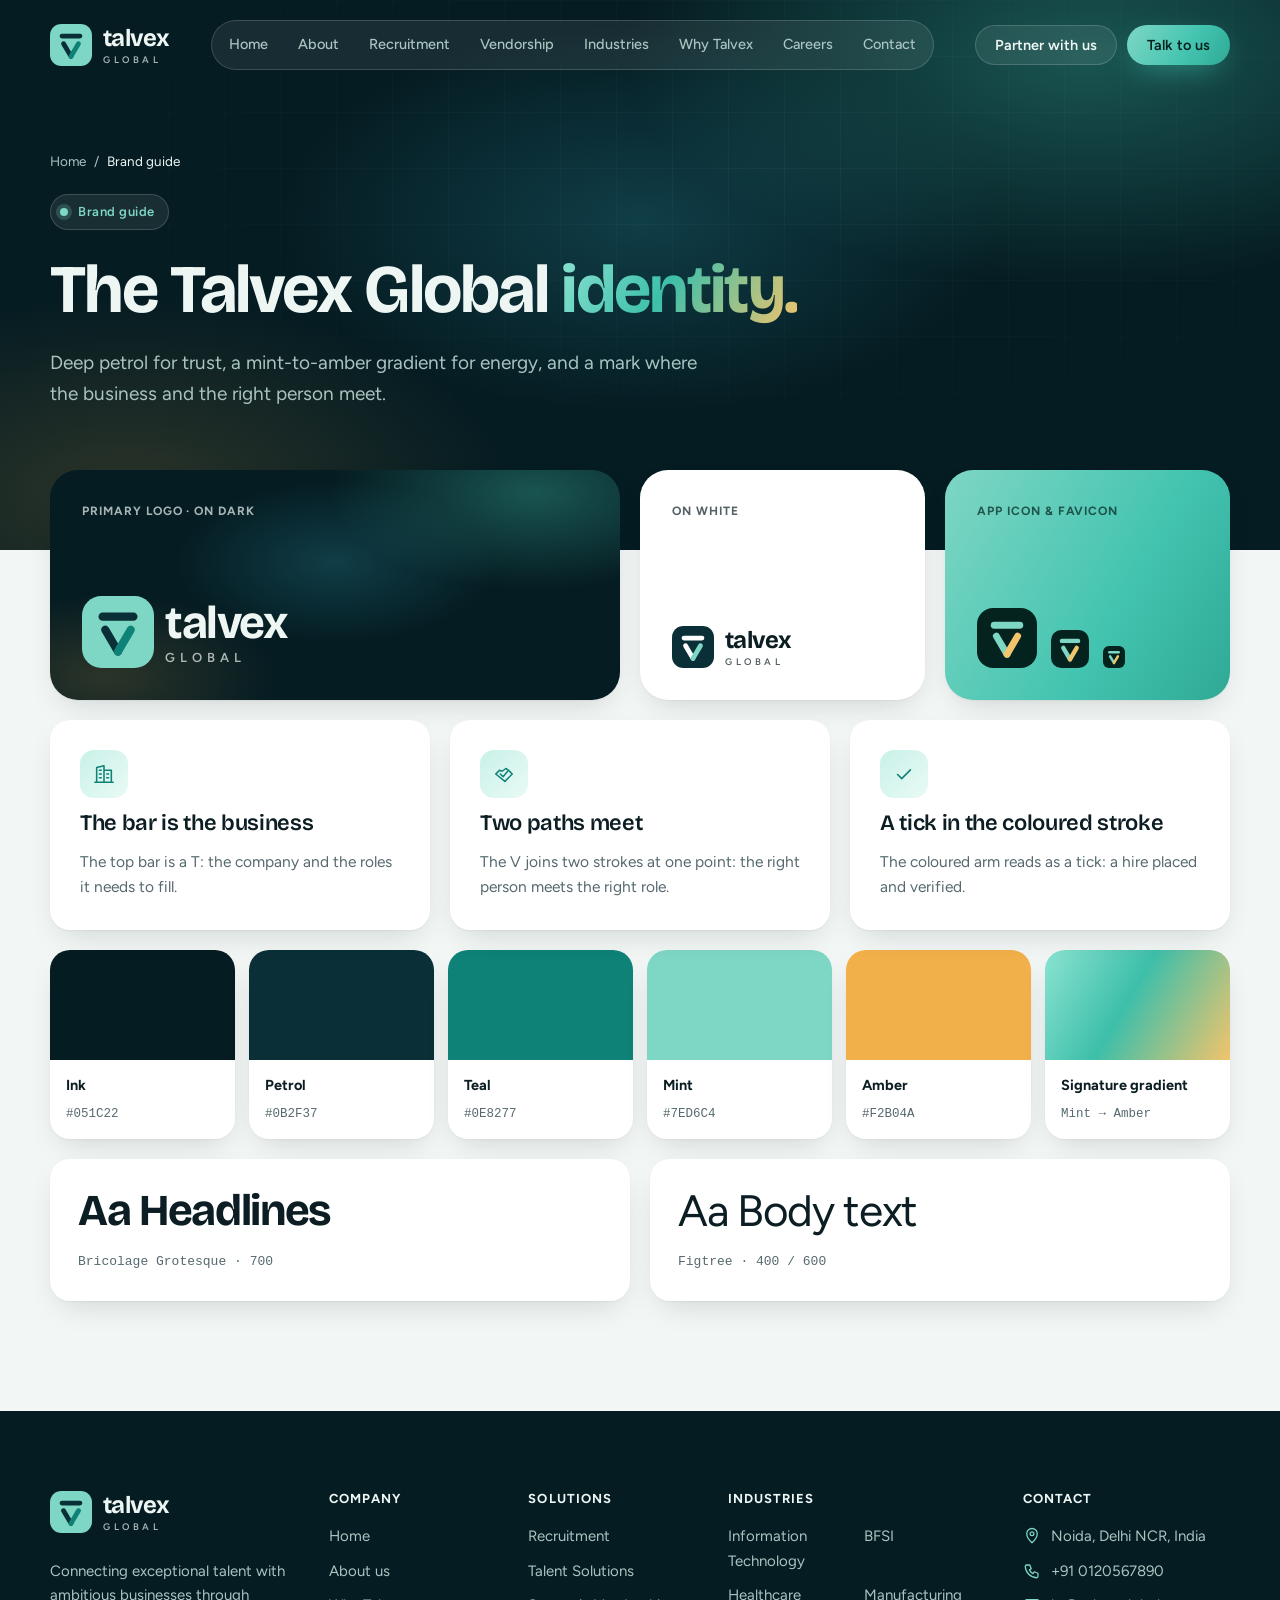
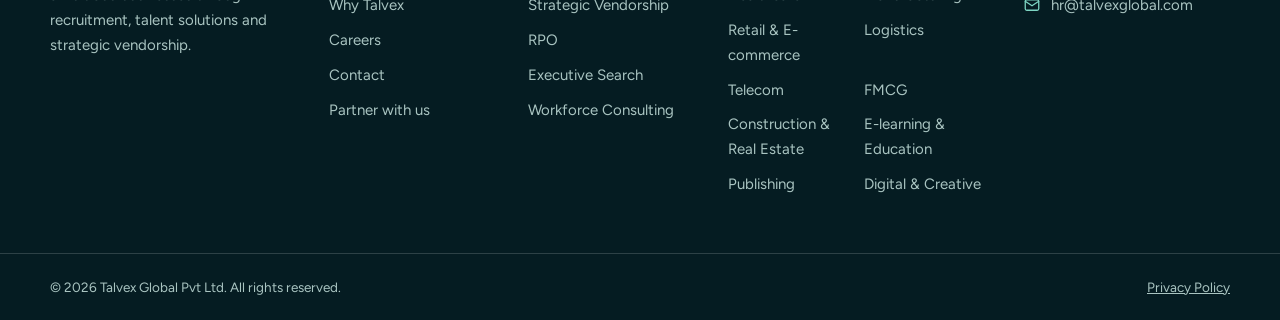
<file: brand-guide/index.html>
<!doctype html>
<html lang="en">
<head>
<meta charset="utf-8">
<meta name="viewport" content="width=device-width, initial-scale=1, viewport-fit=cover">
<title>Brand Guide | Talvex Global</title>
<meta name="description" content="Talvex Global logo, colours and typography.">
<meta name="theme-color" content="#051C22">
<link rel="preconnect" href="https://images.unsplash.com">
<meta property="og:title" content="Brand Guide | Talvex Global">
<meta property="og:description" content="Talvex Global logo, colours and typography.">
<meta property="og:type" content="website">
<meta property="og:site_name" content="Talvex Global">
<meta property="og:image" content="https://images.unsplash.com/photo-1600880292203-757bb62b4baf?w=1200&h=630&q=75&auto=format&fit=crop">
<meta name="twitter:card" content="summary_large_image">
<script type="application/ld+json">{"@context":"https://schema.org","@type":"EmploymentAgency","name":"Talvex Global Pvt Ltd","url":"https://talvexglobal.com/","email":"hr@talvexglobal.com","telephone":"+91 0120567890","address":{"@type":"PostalAddress","addressLocality":"Noida","addressRegion":"Uttar Pradesh","addressCountry":"IN"},"areaServed":"IN","description":"Recruitment, talent solutions and strategic vendorship across 14+ industries."}</script>
<link rel="icon" href="../assets/img/favicon.svg" type="image/svg+xml">
<link rel="preconnect" href="https://fonts.googleapis.com">
<link rel="preconnect" href="https://fonts.gstatic.com" crossorigin>
<link rel="stylesheet" href="https://fonts.googleapis.com/css2?family=Bricolage+Grotesque:opsz,wght@12..96,500;12..96,600;12..96,700;12..96,800&family=Figtree:wght@400;500;600;700&display=swap">
<link rel="stylesheet" href="../assets/css/styles.css?v=mw27b10u">
</head>
<body>
<a class="skip" href="#main">Skip to content</a>
<svg width="0" height="0" style="position:absolute" aria-hidden="true">
  <symbol id="mark" viewBox="0 0 48 48"><rect width="48" height="48" rx="13" fill="var(--m-bg,#7ED6C4)"/><rect x="11" y="11" width="26" height="5.5" rx="2.75" fill="var(--m-fg,#0B2F37)"/><path d="M15.5 22.5 24 37" stroke="var(--m-fg,#0B2F37)" stroke-width="5.5" stroke-linecap="round" fill="none"/><path d="M24 37 32.5 22.5" stroke="var(--m-ac,#0E8277)" stroke-width="5.5" stroke-linecap="round" fill="none"/></symbol>
  <symbol id="i-arrow" viewBox="0 0 24 24"><path d="M5 12h14M13 6l6 6-6 6"/></symbol>
  <symbol id="i-users" viewBox="0 0 24 24"><circle cx="9" cy="8" r="3.5"/><path d="M2.5 20c.8-3.6 3.4-5.5 6.5-5.5s5.7 1.9 6.5 5.5"/><path d="M16 4.5a3.5 3.5 0 010 7M18 14.6c2 .6 3.2 2.4 3.6 5.4"/></symbol>
  <symbol id="i-user-plus" viewBox="0 0 24 24"><circle cx="9" cy="8" r="3.5"/><path d="M2.5 20c.8-3.6 3.4-5.5 6.5-5.5s5.7 1.9 6.5 5.5"/><path d="M18 8v6M15 11h6"/></symbol>
  <symbol id="i-target" viewBox="0 0 24 24"><circle cx="12" cy="12" r="9"/><circle cx="12" cy="12" r="5"/><circle cx="12" cy="12" r="1.5"/></symbol>
  <symbol id="i-layers" viewBox="0 0 24 24"><path d="M12 3l9 5-9 5-9-5z"/><path d="M3 13l9 5 9-5"/></symbol>
  <symbol id="i-hand" viewBox="0 0 24 24"><path d="M8 12l3 3 5-6"/><path d="M3 12l4-4 3 1 4-3 3 2 4 4-8 8z"/></symbol>
  <symbol id="i-chat" viewBox="0 0 24 24"><path d="M4 5h16v11H9l-5 4z"/><path d="M8 9h8M8 12h5"/></symbol>
  <symbol id="i-chart" viewBox="0 0 24 24"><path d="M4 20V10M10 20V4M16 20v-7M22 20H2"/></symbol>
  <symbol id="i-shield" viewBox="0 0 24 24"><path d="M12 3l8 3v6c0 4.5-3.4 8.3-8 9-4.6-.7-8-4.5-8-9V6z"/><path d="M8.5 12l2.5 2.5 4.5-5"/></symbol>
  <symbol id="i-rocket" viewBox="0 0 24 24"><path d="M5 15c-1.5 1.5-2 5-2 5s3.5-.5 5-2"/><path d="M9 15l-2-2c1-4 4.5-9 12-10-1 7.5-6 11-10 12z"/><circle cx="14.5" cy="9.5" r="1.5"/></symbol>
  <symbol id="i-briefcase" viewBox="0 0 24 24"><rect x="3" y="7" width="18" height="13" rx="2"/><path d="M8 7V5a2 2 0 012-2h4a2 2 0 012 2v2M3 13h18"/></symbol>
  <symbol id="i-globe" viewBox="0 0 24 24"><circle cx="12" cy="12" r="9"/><path d="M3 12h18M12 3c2.5 2.7 3.8 5.7 3.8 9s-1.3 6.3-3.8 9c-2.5-2.7-3.8-5.7-3.8-9S9.5 5.7 12 3z"/></symbol>
  <symbol id="i-clock" viewBox="0 0 24 24"><circle cx="12" cy="12" r="9"/><path d="M12 7v5l3 2"/></symbol>
  <symbol id="i-check" viewBox="0 0 24 24"><path d="M5 12.5l4.5 4.5L19 7.5"/></symbol>
  <symbol id="i-spark" viewBox="0 0 24 24"><path d="M12 3v4M12 17v4M3 12h4M17 12h4M6 6l2.5 2.5M15.5 15.5L18 18M6 18l2.5-2.5M15.5 8.5L18 6"/></symbol>
  <symbol id="i-search" viewBox="0 0 24 24"><circle cx="11" cy="11" r="7"/><path d="M20 20l-4-4"/></symbol>
  <symbol id="i-mail" viewBox="0 0 24 24"><rect x="3" y="5" width="18" height="14" rx="2"/><path d="M3 7l9 6 9-6"/></symbol>
  <symbol id="i-phone" viewBox="0 0 24 24"><path d="M5 4h4l2 5-2.5 1.5a11 11 0 005 5L15 13l5 2v4a2 2 0 01-2 2A16 16 0 013 6a2 2 0 012-2"/></symbol>
  <symbol id="i-pin" viewBox="0 0 24 24"><path d="M12 21s-7-6.2-7-12a7 7 0 0114 0c0 5.8-7 12-7 12z"/><circle cx="12" cy="9" r="2.5"/></symbol>
  <symbol id="i-grad" viewBox="0 0 24 24"><path d="M2 9l10-5 10 5-10 5z"/><path d="M6 11v5c2 2 10 2 12 0v-5M22 9v6"/></symbol>
  <symbol id="i-cpu" viewBox="0 0 24 24"><rect x="6" y="6" width="12" height="12" rx="2"/><path d="M9 2v4M15 2v4M9 18v4M15 18v4M2 9h4M2 15h4M18 9h4M18 15h4"/></symbol>
  <symbol id="i-heart" viewBox="0 0 24 24"><path d="M12 20s-8-4.6-8-10.5A4.5 4.5 0 0112 7a4.5 4.5 0 018 2.5C20 15.4 12 20 12 20z"/><path d="M8 12h2l1-2 2 4 1-2h2"/></symbol>
  <symbol id="i-truck" viewBox="0 0 24 24"><path d="M2 6h12v10H2zM14 10h4l3 3v3h-7"/><circle cx="6" cy="18" r="2"/><circle cx="17" cy="18" r="2"/></symbol>
  <symbol id="i-cart" viewBox="0 0 24 24"><path d="M3 4h2l2.5 11h11L21 7H6.2"/><circle cx="9" cy="19.5" r="1.5"/><circle cx="17" cy="19.5" r="1.5"/></symbol>
  <symbol id="i-signal" viewBox="0 0 24 24"><path d="M12 20v-6M8.5 9.5a5 5 0 017 0M5.5 6.5a9 9 0 0113 0"/><circle cx="12" cy="13" r="1.5"/></symbol>
  <symbol id="i-factory" viewBox="0 0 24 24"><path d="M3 21V10l6 4V10l6 4V6h6v15z"/><path d="M7 17h2M12 17h2M17 17h2"/></symbol>
  <symbol id="i-bank" viewBox="0 0 24 24"><path d="M3 9l9-5 9 5M5 9v9M10 9v9M14 9v9M19 9v9M3 21h18"/></symbol>
  <symbol id="i-pen" viewBox="0 0 24 24"><path d="M4 20l4-1 11-11-3-3L5 16z"/><path d="M14 6l3 3"/></symbol>
  <symbol id="i-mega" viewBox="0 0 24 24"><path d="M3 10v4h4l8 5V5L7 10z"/><path d="M18.5 9a4 4 0 010 6"/></symbol>
  <symbol id="i-palette" viewBox="0 0 24 24"><path d="M12 3a9 9 0 100 18c1.2 0 1.6-1 1.1-2-.7-1.4.3-3 1.9-3H18a3 3 0 003-3c0-5.5-4-10-9-10z"/><circle cx="7.5" cy="11" r="1"/><circle cx="11" cy="7.5" r="1"/><circle cx="15.5" cy="8.5" r="1"/></symbol>
  <symbol id="i-building" viewBox="0 0 24 24"><path d="M4 21V5l8-2v18M12 8h8v13M2 21h20M7 8h2M7 12h2M7 16h2M15 12h2M15 16h2"/></symbol>
  <symbol id="i-box" viewBox="0 0 24 24"><path d="M3 7l9-4 9 4-9 4z"/><path d="M3 7v10l9 4 9-4V7M12 11v10"/></symbol>
  <symbol id="i-star" viewBox="0 0 24 24"><path d="M12 3l2.7 5.6 6.1.9-4.4 4.3 1 6.1L12 17l-5.4 2.9 1-6.1-4.4-4.3 6.1-.9z"/></symbol>
</svg>

<header class="nav" id="hdr">
  <div class="wrap">
    <a class="logo" href="../" aria-label="Talvex Global home"><svg aria-hidden="true"><use href="#mark"/></svg><span class="wm"><b>talvex</b><small>GLOBAL</small></span></a>
    <ul class="menu" id="menu">
      <li><a href="../">Home</a></li>
      <li><a href="../about-us/">About</a></li>
      <li><a href="../recruitment/">Recruitment</a></li>
      <li><a href="../vendorship/">Vendorship</a></li>
      <li><a href="../industries/">Industries</a></li>
      <li><a href="../why-talvex/">Why Talvex</a></li>
      <li><a href="../careers/">Careers</a></li>
      <li><a href="../contact/">Contact</a></li>
    </ul>
    <div class="nav-cta">
      <a class="btn btn-glass" href="../partner-with-us/">Partner with us</a>
      <a class="btn btn-primary" href="../contact/">Talk to us</a>
      <button class="burger" id="burger" aria-label="Open menu" aria-expanded="false" aria-controls="menu"><svg class="i" aria-hidden="true" viewBox="0 0 24 24"><path d="M4 7h16M4 12h16M4 17h16"/></svg></button>
    </div>
  </div>
</header>

<main id="main">
  <section class="dark hero page-hero"><div class="wrap" style="grid-template-columns:1fr">
    <div>
      <nav class="crumbs" aria-label="Breadcrumb"><a href="../">Home</a>/<span aria-current="page">Brand guide</span></nav>
      <span class="eyebrow">Brand guide</span>
      <h1>The Talvex Global <span class="grad-text">identity.</span></h1>
      <p class="lede">Deep petrol for trust, a mint-to-amber gradient for energy, and a mark where the business and the right person meet.</p>
    </div>
  </div></section>
  <section class="sec" style="padding-top:0;margin-top:-80px;position:relative;z-index:2">
    <div class="wrap">
      <div class="logo-grid">
        <div class="tile tile-dark"><span class="cap">Primary logo · on dark</span><span class="logo"><svg aria-hidden="true"><use href="#mark"/></svg><span class="wm"><b>talvex</b><small>GLOBAL</small></span></span></div>
        <div class="tile tile-light"><span class="cap">On white</span><span class="logo"><svg aria-hidden="true"><use href="#mark"/></svg><span class="wm"><b>talvex</b><small>GLOBAL</small></span></span></div>
        <div class="tile tile-mono"><span class="cap">App icon &amp; favicon</span><div class="icon-row"><svg width="60" height="60" aria-hidden="true"><use href="#mark"/></svg><svg width="38" height="38" aria-hidden="true"><use href="#mark"/></svg><svg width="22" height="22" aria-hidden="true"><use href="#mark"/></svg></div></div>
      </div>
      <div class="meaning">
        <div class="card"><span class="ico"><svg class="i"><use href="#i-building"/></svg></span><h3>The bar is the business</h3><p>The top bar is a T: the company and the roles it needs to fill.</p></div>
        <div class="card"><span class="ico"><svg class="i"><use href="#i-hand"/></svg></span><h3>Two paths meet</h3><p>The V joins two strokes at one point: the right person meets the right role.</p></div>
        <div class="card"><span class="ico"><svg class="i"><use href="#i-check"/></svg></span><h3>A tick in the coloured stroke</h3><p>The coloured arm reads as a tick: a hire placed and verified.</p></div>
      </div>
      <div class="palette">
        <div class="sw"><i style="background:#051C22"></i><div><b>Ink</b><code>#051C22</code></div></div>
        <div class="sw"><i style="background:#0B2F37"></i><div><b>Petrol</b><code>#0B2F37</code></div></div>
        <div class="sw"><i style="background:#0E8277"></i><div><b>Teal</b><code>#0E8277</code></div></div>
        <div class="sw"><i style="background:#7ED6C4"></i><div><b>Mint</b><code>#7ED6C4</code></div></div>
        <div class="sw"><i style="background:#F2B04A"></i><div><b>Amber</b><code>#F2B04A</code></div></div>
        <div class="sw"><i style="background:linear-gradient(120deg,#8BE3D1,#3DBFAA 45%,#F2C46B)"></i><div><b>Signature gradient</b><code>Mint → Amber</code></div></div>
      </div>
      <div class="type-row">
        <div class="type-card"><div class="s" style="font-family:var(--display);font-weight:700">Aa Headlines</div><code>Bricolage Grotesque · 700</code></div>
        <div class="type-card"><div class="s" style="font-family:var(--body)">Aa Body text</div><code>Figtree · 400 / 600</code></div>
      </div>
    </div>
  </section>
</main>



<footer>
  <div class="wrap foot">
    <div>
      <a class="logo" href="../"><svg aria-hidden="true"><use href="#mark"/></svg><span class="wm"><b>talvex</b><small>GLOBAL</small></span></a>
      <p>Connecting exceptional talent with ambitious businesses through recruitment, talent solutions and strategic vendorship.</p>
      
    </div>
    <div><h4>Company</h4><ul><li><a href="../">Home</a></li><li><a href="../about-us/">About us</a></li><li><a href="../why-talvex/">Why Talvex</a></li><li><a href="../careers/">Careers</a></li><li><a href="../contact/">Contact</a></li><li><a href="../partner-with-us/">Partner with us</a></li></ul></div>
    <div><h4>Solutions</h4><ul><li><a href="../recruitment/">Recruitment</a></li><li><a href="../recruitment/">Talent Solutions</a></li><li><a href="../vendorship/">Strategic Vendorship</a></li><li><a href="../recruitment/">RPO</a></li><li><a href="../recruitment/">Executive Search</a></li><li><a href="../partner-with-us/">Workforce Consulting</a></li></ul></div>
    <div><h4>Industries</h4><ul class="cols"><li><a href="../industries/">Information Technology</a></li><li><a href="../industries/">BFSI</a></li><li><a href="../industries/">Healthcare</a></li><li><a href="../industries/">Manufacturing</a></li><li><a href="../industries/">Retail &amp; E-commerce</a></li><li><a href="../industries/">Logistics</a></li><li><a href="../industries/">Telecom</a></li><li><a href="../industries/">FMCG</a></li><li><a href="../industries/">Construction &amp; Real Estate</a></li><li><a href="../industries/">E-learning &amp; Education</a></li><li><a href="../industries/">Publishing</a></li><li><a href="../industries/">Digital &amp; Creative</a></li></ul></div>
    <div><h4>Contact</h4><ul class="contact-list"><li><svg class="i"><use href="#i-pin"/></svg>Noida, Delhi NCR, India</li><li><svg class="i"><use href="#i-phone"/></svg>+91 0120567890</li><li><svg class="i"><use href="#i-mail"/></svg>hr@talvexglobal.com</li></ul></div>
  </div>
  <div class="legal"><div class="wrap"><span>© 2026 Talvex Global Pvt Ltd. All rights reserved.</span><nav><a href="https://talvexglobal.com/privacy-policy/">Privacy Policy</a></nav></div></div>
</footer>

<script src="../assets/js/main.js?v=mw27b10u"></script>
</body>
</html>
</file>
<file: assets/css/styles.css>
/* Layout: photo-led dark "aurora" heroes with floating glass cards, then bright sections of lifted cards; one gradient accent runs through it all */
:root{
  --ink:#051C22; --petrol:#0B2F37; --petrol-2:#11414B; --teal:#0E8277; --mint:#7ED6C4; --mint-2:#C9F1E8; --amber:#F2B04A;
  --bg:#F2F6F5; --surface:#FFFFFF; --fg:#0C1E23; --muted:#56696F; --line:#E0E8E6;
  --on-dark:#EEF6F4; --on-dark-2:#A9C4C1; --glass:rgba(255,255,255,.08); --glass-line:rgba(255,255,255,.16);
  --grad:linear-gradient(120deg,#8BE3D1 0%,#3DBFAA 45%,#F2C46B 100%);
  --grad-btn:linear-gradient(120deg,#7ED6C4,#43C4B0 60%,#2FA996);
  --aurora:radial-gradient(60% 70% at 85% 10%,rgba(63,191,170,.35),transparent 60%),radial-gradient(50% 60% at 10% 90%,rgba(242,176,74,.16),transparent 60%),radial-gradient(40% 50% at 50% 40%,rgba(17,65,75,.9),transparent 70%),#051C22;
  --display:"Bricolage Grotesque","Segoe UI",system-ui,sans-serif;
  --body:"Figtree","Segoe UI",system-ui,sans-serif;
  --wrap:1220px; --r:20px; --r-lg:28px;
  --shadow:0 1px 2px rgba(5,28,34,.04),0 12px 32px -12px rgba(5,28,34,.18);
  --shadow-lg:0 2px 4px rgba(5,28,34,.04),0 30px 60px -20px rgba(5,28,34,.35);
  color-scheme:light;
}
*{box-sizing:border-box}
html{scroll-behavior:smooth;margin:0;padding:0;background:var(--ink)}
body{margin:0;padding:0;background:var(--bg);color:var(--fg);font-family:var(--body);font-size:16.5px;line-height:1.65;-webkit-font-smoothing:antialiased;overflow-x:hidden}
body::before{content:"";position:fixed;inset:0 0 auto;height:env(safe-area-inset-top,0px);z-index:60;background:var(--ink)}
h1,h2,h3,h4{font-family:var(--display);line-height:1.05;margin:0;text-wrap:balance;letter-spacing:-.025em}
p{margin:0}
a{color:inherit}
img{display:block;max-width:100%}
.wrap{max-width:var(--wrap);margin:0 auto;padding-left:max(20px,env(safe-area-inset-left,0px));padding-right:max(20px,env(safe-area-inset-right,0px))}
.grad-text{background:var(--grad);-webkit-background-clip:text;background-clip:text;color:transparent}
.i{width:22px;height:22px;flex:none;fill:none;stroke:currentColor;stroke-width:1.7;stroke-linecap:round;stroke-linejoin:round}
:focus-visible{outline:3px solid var(--amber);outline-offset:3px;border-radius:8px}

/* eyebrow pill */
.eyebrow{display:inline-flex;align-items:center;gap:10px;font-size:13px;font-weight:600;letter-spacing:.04em;padding:7px 14px 7px 10px;border-radius:999px;background:rgba(14,130,119,.1);color:var(--teal)}
.eyebrow::before{content:"";width:8px;height:8px;border-radius:50%;background:currentColor;box-shadow:0 0 0 4px rgba(14,130,119,.18)}
.dark .eyebrow{background:var(--glass);color:var(--mint);box-shadow:inset 0 0 0 1px var(--glass-line)}
.dark .eyebrow::before{box-shadow:0 0 0 4px rgba(126,214,196,.2)}

/* buttons */
.btn{display:inline-flex;align-items:center;gap:10px;font:600 15.5px/1 var(--body);padding:16px 24px;border-radius:999px;border:0;cursor:pointer;text-decoration:none;white-space:nowrap;transition:transform .2s,box-shadow .2s,background .2s}
.btn .i{width:18px;height:18px;transition:transform .2s}
.btn:hover .i{transform:translateX(3px)}
.btn-primary{background:var(--grad-btn);color:#04231F;box-shadow:0 10px 30px -10px rgba(67,196,176,.7)}
.btn-primary:hover{transform:translateY(-2px);box-shadow:0 16px 36px -10px rgba(67,196,176,.8)}
.btn-glass{background:var(--glass);color:var(--on-dark);box-shadow:inset 0 0 0 1px var(--glass-line);backdrop-filter:blur(8px)}
.btn-glass:hover{background:rgba(255,255,255,.14)}
.btn-dark{background:var(--petrol);color:var(--on-dark)}
.btn-dark:hover{background:var(--ink);transform:translateY(-2px)}
.btn-line{background:var(--surface);color:var(--fg);box-shadow:inset 0 0 0 1.5px var(--line)}
.btn-line:hover{box-shadow:inset 0 0 0 1.5px var(--teal);color:var(--teal)}
.link{color:var(--teal);font-weight:600;text-decoration:none;display:inline-flex;gap:8px;align-items:center}
.link .i{width:18px;height:18px;transition:transform .2s}
.link:hover .i{transform:translateX(4px)}
.dark .link{color:var(--mint)}

/* ---------- Preview bar (artifact only) ---------- */
.preview{background:var(--amber);color:#2A1A02;font-size:13.5px;position:relative;z-index:61}
.preview .wrap{display:flex;flex-wrap:wrap;justify-content:space-between;gap:8px 16px;padding-block:8px}
.preview a{font-weight:700}

/* ---------- Logo ---------- */
.logo{display:inline-flex;align-items:center;gap:11px;text-decoration:none}
.logo svg{width:42px;height:42px;flex:none}
.logo .wm{display:flex;flex-direction:column;line-height:1}
.logo .wm b{font:700 24px/1 var(--display);letter-spacing:-.03em}
.logo .wm small{font:600 9.5px/1 var(--body);letter-spacing:.38em;margin-top:5px;opacity:.7}
header.nav,footer,.dark,.tile-dark{--m-bg:var(--mint);--m-fg:#0B2F37;--m-ac:#0E8277}

/* ---------- Header ---------- */
header.nav{position:fixed;top:env(safe-area-inset-top,0px);left:0;right:0;z-index:50;color:var(--on-dark);transition:background .3s,box-shadow .3s,padding .3s}
header.nav .wrap{display:flex;align-items:center;justify-content:space-between;gap:20px;padding-block:20px;transition:padding .3s;position:relative}
header.nav.scrolled{background:rgba(5,28,34,.94);backdrop-filter:blur(14px) saturate(140%);box-shadow:0 1px 0 var(--glass-line)}
header.nav.scrolled .wrap{padding-block:12px}
.menu{display:flex;gap:2px;align-items:center;list-style:none;margin:0;padding:4px;border-radius:999px;background:var(--glass);box-shadow:inset 0 0 0 1px var(--glass-line);backdrop-filter:blur(8px)}
.menu a{text-decoration:none;font-size:14.5px;font-weight:500;padding:9px 14px;border-radius:999px;color:var(--on-dark-2);display:block;transition:color .2s,background .2s}
.menu a:hover{color:var(--on-dark)}
.menu a[aria-current="page"]{color:#04231F;background:var(--mint)}
.nav-cta{display:flex;gap:10px;align-items:center}
.nav-cta .btn{padding:13px 20px;font-size:14.5px}
.burger{display:none;background:var(--glass);border:0;box-shadow:inset 0 0 0 1px var(--glass-line);color:var(--on-dark);border-radius:14px;width:46px;height:46px;cursor:pointer;place-items:center}

/* ---------- Dark sections ---------- */
.dark{background:var(--aurora);color:var(--on-dark);position:relative;isolation:isolate;overflow:hidden}
.dark::after{content:"";position:absolute;inset:0;z-index:-1;background-image:linear-gradient(rgba(255,255,255,.035) 1px,transparent 1px),linear-gradient(90deg,rgba(255,255,255,.035) 1px,transparent 1px);background-size:56px 56px;mask-image:radial-gradient(70% 60% at 60% 30%,#000,transparent)}

/* ---------- Hero ---------- */
.hero .wrap{display:grid;grid-template-columns:1.05fr .95fr;gap:64px;align-items:center;padding-block:150px 110px}
.hero h1{font-size:clamp(42px,6.2vw,80px);font-weight:700;margin:24px 0 22px}
.hero .lede{color:var(--on-dark-2);font-size:19px;max-width:54ch}
.actions{display:flex;flex-wrap:wrap;gap:12px;margin-top:34px}
.trust{display:flex;align-items:center;gap:14px;margin-top:40px;color:var(--on-dark-2);font-size:14.5px}
.trust b{color:var(--on-dark)}
.faces{display:flex;flex:none}
.faces i{width:38px;height:38px;border-radius:50%;border:2.5px solid var(--ink);margin-left:-10px;display:grid;place-items:center;font:700 12px var(--body);font-style:normal;color:#04231F}
.faces i:first-child{margin-left:0}
.stars{color:var(--amber);letter-spacing:2px;font-size:14px}

.visual{position:relative;min-width:0}
.frame{border-radius:var(--r-lg);overflow:hidden;position:relative;box-shadow:0 40px 80px -30px rgba(0,0,0,.7),0 0 0 1px var(--glass-line);aspect-ratio:4/4.4;max-width:100%}
.frame img{width:100%;height:100%;object-fit:cover}
.frame::after{content:"";position:absolute;inset:0;background:linear-gradient(180deg,transparent 50%,rgba(5,28,34,.55))}
.visual::before{content:"";position:absolute;inset:8% -6% -6% 8%;border-radius:var(--r-lg);background:var(--grad);opacity:.35;filter:blur(40px);z-index:-1}
.float{position:absolute;background:rgba(9,40,47,.72);backdrop-filter:blur(16px) saturate(150%);border-radius:18px;padding:16px 18px;box-shadow:0 20px 40px -16px rgba(0,0,0,.6),inset 0 0 0 1px var(--glass-line);color:var(--on-dark);animation:bob 6s ease-in-out infinite;max-width:78%}
.float.f1{top:7%;left:-7%}
.float.f2{bottom:9%;right:-6%;animation-delay:-3s}
.float .cap{font-size:12px;color:var(--on-dark-2);font-weight:500}
.float b{font-family:var(--display);font-size:17px;font-weight:600;display:block}
.float .row{display:flex;align-items:center;gap:12px}
.float .faces i{width:30px;height:30px;font-size:10.5px;border-color:#0B2F37;margin-left:-8px}
.float .faces i:first-child{margin-left:0}
.ok{width:38px;height:38px;border-radius:12px;background:var(--grad-btn);color:#04231F;display:grid;place-items:center;flex:none}
.mini-bars{display:grid;gap:7px;margin-top:10px;min-width:210px}
.mini-bars div{display:grid;grid-template-columns:78px 1fr 28px;gap:10px;align-items:center;font-size:12px;color:var(--on-dark-2)}
.mini-bars span.b{height:6px;border-radius:6px;background:rgba(255,255,255,.12);overflow:hidden}
.mini-bars span.b i{display:block;height:100%;background:var(--grad-btn);border-radius:6px}
.mini-bars b{font:600 12px var(--body);text-align:right;font-variant-numeric:tabular-nums}
@keyframes bob{0%,100%{transform:translateY(0)}50%{transform:translateY(-10px)}}

.proof{list-style:none;margin:40px 0 0;padding:26px 0 0;border-top:1px solid var(--glass-line);display:flex;flex-wrap:wrap;gap:12px 28px;font-size:15px;color:var(--on-dark)}
.proof li{display:flex;align-items:center;gap:9px}
.proof .i{width:18px;height:18px;color:var(--mint);stroke-width:2.4}
.pills{display:flex;flex-wrap:wrap;gap:6px;margin-top:10px;max-width:250px}
.pills span{font-size:12.5px;font-weight:600;padding:5px 10px;border-radius:999px;background:rgba(126,214,196,.14);color:var(--mint)}

/* sectors */
.sectors{display:grid;grid-template-columns:repeat(4,1fr);gap:16px}
.sectors a{display:grid;gap:12px;align-content:start;padding:24px;border-radius:var(--r);background:var(--bg);text-decoration:none;transition:transform .25s,box-shadow .25s,background .25s}
.sectors a:hover{transform:translateY(-4px);background:var(--surface);box-shadow:var(--shadow-lg)}
.sectors b{font-family:var(--display);font-size:18px;font-weight:600;letter-spacing:-.01em;line-height:1.2}
.sectors small{color:var(--muted);font-size:14px}

/* faq */
.faq{display:grid;gap:12px}
.faq details{background:var(--surface);border-radius:var(--r);box-shadow:var(--shadow);overflow:hidden}
.faq summary{list-style:none;cursor:pointer;padding:22px 26px;font:600 18px/1.35 var(--display);letter-spacing:-.01em;display:flex;justify-content:space-between;gap:16px;align-items:center}
.faq summary::-webkit-details-marker{display:none}
.faq summary::after{content:"+";flex:none;width:32px;height:32px;border-radius:50%;display:grid;place-items:center;background:var(--bg);color:var(--teal);font:500 22px/1 var(--body);transition:transform .25s,background .25s}
.faq details[open] summary::after{transform:rotate(45deg);background:var(--teal);color:#fff}
.faq details p{padding:0 26px 24px;color:var(--muted);font-size:16px;max-width:62ch}

/* page hero */
.page-hero .wrap{padding-block:150px 140px;grid-template-columns:1.1fr .9fr}
.page-hero h1{font-size:clamp(40px,5.4vw,68px)}
.page-hero .frame{aspect-ratio:5/4}
.crumbs{display:flex;gap:8px;font-size:13.5px;color:var(--on-dark-2);margin-bottom:22px}
.crumbs a{text-decoration:none}
.crumbs a:hover{color:var(--mint)}
.crumbs span[aria-current]{color:var(--on-dark)}

/* highlight cards overlapping hero */
.highlights{position:relative;z-index:2;margin-top:-80px}
.highlights .grid{display:grid;grid-template-columns:repeat(4,1fr);gap:16px}
.hl{background:var(--surface);border-radius:var(--r);padding:24px;box-shadow:var(--shadow-lg);display:grid;gap:12px;align-content:start;transition:transform .25s}
.hl:hover{transform:translateY(-4px)}
.hl b{font-family:var(--display);font-size:18px;font-weight:600;letter-spacing:-.01em}
.hl p{color:var(--muted);font-size:14.5px;line-height:1.5}
.ico{width:48px;height:48px;border-radius:14px;display:grid;place-items:center;background:linear-gradient(135deg,var(--mint-2),#E9FAF6);color:var(--teal)}
.dark .ico{background:var(--glass);color:var(--mint);box-shadow:inset 0 0 0 1px var(--glass-line)}

/* marquee */
.marquee{background:var(--petrol);color:var(--on-dark);overflow:hidden;padding-block:20px;border-top:1px solid var(--glass-line)}
.marquee .track{display:flex;gap:44px;width:max-content;animation:slide 38s linear infinite}
.marquee span{display:inline-flex;align-items:center;gap:44px;font-family:var(--display);font-size:20px;font-weight:600;white-space:nowrap;letter-spacing:-.01em;color:var(--on-dark-2)}
.marquee span::after{content:"";width:8px;height:8px;border-radius:50%;background:var(--mint)}
.marquee:hover .track{animation-play-state:paused}
@keyframes slide{to{transform:translateX(-50%)}}

/* ---------- Sections ---------- */
section.sec{padding-block:110px}
section.tight{padding-top:80px}
section.white{background:var(--surface)}
.sec-head{display:flex;flex-wrap:wrap;justify-content:space-between;align-items:end;gap:20px 48px;margin-bottom:56px}
.sec-head > div{max-width:680px}
.sec-head > p{color:var(--muted);max-width:44ch;font-size:17px}
.sec-head.center{flex-direction:column;align-items:center;text-align:center}
.sec-head.center > div{margin:0 auto}
h2.h{font-size:clamp(34px,4.4vw,54px);font-weight:700;margin-top:18px}
.dark h2.h{color:var(--on-dark)}
.dark .sec-head > p{color:var(--on-dark-2)}
.split{display:grid;grid-template-columns:1fr 1fr;gap:72px;align-items:center}
.split > *{min-width:0}
.prose{display:grid;gap:18px;color:var(--muted);font-size:17.5px;max-width:58ch}
.prose strong{color:var(--fg);font-weight:600}
.grid{display:grid;gap:20px}
.g2{grid-template-columns:repeat(2,1fr)}
.g3{grid-template-columns:repeat(3,1fr)}
.g4{grid-template-columns:repeat(4,1fr)}

.card{background:var(--surface);border-radius:var(--r);padding:30px;box-shadow:var(--shadow);display:flex;flex-direction:column;gap:14px;min-width:0;position:relative;transition:transform .25s,box-shadow .25s}
.card:hover{transform:translateY(-6px);box-shadow:var(--shadow-lg)}
section.white .card{background:var(--bg);box-shadow:none}
section.white .card:hover{background:var(--surface);box-shadow:var(--shadow-lg)}
.card h3{font-size:22px;font-weight:600;letter-spacing:-.015em}
.card p{color:var(--muted);font-size:15.5px}
.card .link{margin-top:auto;padding-top:6px}
.card .tagline{font-size:12.5px;font-weight:700;letter-spacing:.08em;text-transform:uppercase;color:var(--teal)}
.card.ink{background:var(--aurora);color:var(--on-dark)}
.card.ink p{color:var(--on-dark-2)}
.card.ink .tagline{color:var(--mint)}
.card.ink .ico{background:var(--glass);color:var(--mint)}
.dark .card{background:var(--glass);box-shadow:inset 0 0 0 1px var(--glass-line);backdrop-filter:blur(6px)}
.dark .card p{color:var(--on-dark-2)}
.dark .card:hover{background:rgba(255,255,255,.12)}

.ticks{margin:0;padding:0;list-style:none;display:grid;gap:14px}
.ticks li{display:flex;gap:12px;font-size:16.5px;align-items:flex-start;color:var(--fg)}
.ticks li::before{content:"";flex:none;width:24px;height:24px;border-radius:50%;background:var(--grad-btn) center/14px no-repeat;background-image:url("data:image/svg+xml,%3Csvg xmlns='http://www.w3.org/2000/svg' viewBox='0 0 16 16'%3E%3Cpath d='M3 8.5l3 3 7-7' stroke='%2304231F' stroke-width='2.4' fill='none' stroke-linecap='round' stroke-linejoin='round'/%3E%3C/svg%3E"),var(--grad-btn)}
.dark .ticks li{color:var(--on-dark)}

/* stats */
.stats{display:grid;grid-template-columns:repeat(4,1fr);gap:20px}
.stat{background:var(--surface);border-radius:var(--r);padding:30px 28px;box-shadow:var(--shadow)}
.stat b{font:800 clamp(44px,5vw,62px)/1 var(--display);letter-spacing:-.04em;display:block;font-variant-numeric:tabular-nums}
.stat span{display:block;margin-top:10px;color:var(--muted);font-size:15px}
.dark .stat{background:var(--glass);box-shadow:inset 0 0 0 1px var(--glass-line)}
.dark .stat span{color:var(--on-dark-2)}

/* photo collage */
.collage{position:relative;padding:0 0 60px 60px}
.collage .p1{border-radius:var(--r-lg);overflow:hidden;aspect-ratio:4/3.3;box-shadow:var(--shadow-lg)}
.collage .p2{position:absolute;left:0;bottom:0;width:46%;border-radius:var(--r);overflow:hidden;aspect-ratio:1;border:6px solid var(--bg);box-shadow:var(--shadow-lg)}
section.white .collage .p2{border-color:var(--surface)}
.collage img{width:100%;height:100%;object-fit:cover}
.badge{position:absolute;right:-14px;bottom:90px;background:var(--aurora);color:var(--on-dark);border-radius:18px;padding:18px 22px;box-shadow:var(--shadow-lg);display:flex;gap:14px;align-items:center}
.badge b{font:800 40px/1 var(--display);letter-spacing:-.04em}
.badge span{font-size:13.5px;color:var(--on-dark-2);line-height:1.35;max-width:12ch}

/* bento services */
.bento{display:grid;grid-template-columns:repeat(4,1fr);grid-auto-rows:minmax(220px,auto);gap:20px}
.bento .card{justify-content:space-between}
.bento .feature{grid-column:span 2;grid-row:span 2;padding:0;overflow:hidden;color:var(--on-dark);background:var(--ink)}
.bento .feature img{position:absolute;inset:0;width:100%;height:100%;object-fit:cover;opacity:.55;transition:transform .6s}
.bento .feature:hover img{transform:scale(1.05)}
.bento .feature::after{content:"";position:absolute;inset:0;background:linear-gradient(180deg,rgba(5,28,34,.1),rgba(5,28,34,.92) 75%)}
.bento .feature .in{position:relative;z-index:1;padding:36px;display:flex;flex-direction:column;justify-content:flex-end;gap:14px;flex:1}
.bento .feature h3{font-size:34px;font-weight:700}
.bento .feature p{color:var(--on-dark-2);max-width:42ch}
.bento .wide{grid-column:span 2}
.card .top{display:flex;justify-content:space-between;align-items:flex-start;gap:12px}
.card .num{font:600 13px var(--body);color:var(--muted)}
.arrow-btn{width:42px;height:42px;border-radius:50%;display:grid;place-items:center;background:var(--bg);color:var(--fg);transition:background .2s,color .2s,transform .2s;flex:none}
.card:hover .arrow-btn{background:var(--teal);color:#fff;transform:rotate(-45deg)}

/* tabs */
.tabs{display:inline-flex;flex-wrap:wrap;gap:4px;padding:5px;border-radius:999px;background:var(--glass);box-shadow:inset 0 0 0 1px var(--glass-line);margin-bottom:44px}
.tabs button{font:600 15px var(--body);padding:12px 20px;border-radius:999px;border:0;background:transparent;color:var(--on-dark-2);cursor:pointer;transition:background .2s,color .2s}
.tabs button[aria-selected="true"]{background:var(--mint);color:#04231F}
.tabpanel{display:grid;grid-template-columns:1fr 1fr;gap:56px;align-items:center}
.tabpanel .frame{aspect-ratio:16/11}
.tabpanel h3{font-size:clamp(28px,3vw,38px);font-weight:700;margin-bottom:14px}
.tabpanel p{color:var(--on-dark-2);font-size:17.5px;margin-bottom:26px}

/* steps */
.steps{display:grid;grid-template-columns:repeat(4,1fr);gap:20px;list-style:none;margin:0;padding:0;position:relative}
.steps.five{grid-template-columns:repeat(5,1fr)}
.steps::before{content:"";position:absolute;top:32px;left:8%;right:8%;height:2px;background:linear-gradient(90deg,transparent,var(--mint) 15%,var(--amber) 85%,transparent);opacity:.7}
.steps li{position:relative;text-align:center;padding:0 8px;min-width:0}
.steps .n{width:64px;height:64px;margin:0 auto 22px;border-radius:50%;display:grid;place-items:center;font:700 20px var(--display);background:var(--surface);color:var(--teal);box-shadow:0 0 0 8px var(--bg),var(--shadow);position:relative}
section.white .steps .n{box-shadow:0 0 0 8px var(--surface),var(--shadow)}
.steps li:hover .n{background:var(--grad-btn);color:#04231F}
.steps h3{font-size:20px;font-weight:600;margin-bottom:8px}
.steps p{color:var(--muted);font-size:15px;max-width:26ch;margin:0 auto}
.steps .t{display:inline-block;margin-top:14px;font-size:12.5px;font-weight:600;color:var(--teal);background:rgba(14,130,119,.1);padding:5px 11px;border-radius:999px}

/* industries */
.ind{display:grid;grid-template-columns:repeat(3,1fr);gap:20px}
.ind .card h3{font-size:20px}
.chips{display:flex;flex-wrap:wrap;gap:6px}
.chips span{font-size:12.5px;font-weight:500;padding:5px 11px;border-radius:999px;background:var(--bg);color:var(--fg)}
section.white .chips span{background:var(--surface)}

/* posts */
.post{padding:0;overflow:hidden}
.post .img{aspect-ratio:16/10;overflow:hidden;position:relative}
.post .img img{width:100%;height:100%;object-fit:cover;transition:transform .6s}
.post:hover .img img{transform:scale(1.06)}
.post .img .chip{position:absolute;top:16px;left:16px;background:rgba(5,28,34,.75);backdrop-filter:blur(8px);color:#fff;font-size:12px;font-weight:600;padding:6px 12px;border-radius:999px}
.post .body{padding:24px 26px 28px;display:flex;flex-direction:column;gap:10px;flex:1}
.post time{font-size:13px;color:var(--muted)}
.post h3{font-size:20px}
.news{display:grid;gap:14px}
.news a{display:grid;grid-template-columns:auto 1fr auto;gap:20px;align-items:center;padding:22px 26px;border-radius:var(--r);background:var(--surface);box-shadow:var(--shadow);text-decoration:none;transition:transform .2s}
.news a:hover{transform:translateX(6px)}
.news .k{font-size:12px;font-weight:700;letter-spacing:.06em;text-transform:uppercase;color:var(--teal);min-width:110px}
.news b{font-family:var(--display);font-size:19px;font-weight:600;letter-spacing:-.01em}
.news time{font-size:13px;color:var(--muted)}

/* jobs */
.filters{display:grid;grid-template-columns:1.6fr 1fr 1fr 1fr;gap:12px;margin-bottom:22px;padding:14px;border-radius:var(--r);background:var(--surface);box-shadow:var(--shadow)}
.jobs{display:grid;gap:14px}
.job{display:grid;grid-template-columns:auto 1fr auto;gap:16px 24px;align-items:center;padding:26px 28px;border-radius:var(--r);background:var(--surface);box-shadow:var(--shadow);transition:transform .2s,box-shadow .2s}
.job:hover{transform:translateY(-3px);box-shadow:var(--shadow-lg)}
.job h3{font-size:21px;font-weight:600}
.job p{color:var(--muted);font-size:15px;margin-top:4px}
.job .tags{display:flex;flex-wrap:wrap;gap:6px;margin-top:12px}
.tag{font-size:12.5px;font-weight:600;padding:5px 11px;border-radius:999px;background:var(--bg);color:var(--fg)}
.tag.dept{background:rgba(14,130,119,.1);color:var(--teal)}
.empty{padding:32px;border-radius:var(--r);border:1.5px dashed var(--line);color:var(--muted);text-align:center}
.count{font-size:14px;font-weight:600;color:var(--muted);margin-bottom:14px}

/* choice cards */
.choices{display:grid;gap:12px;margin-top:32px}
.choice{display:grid;grid-template-columns:48px 1fr 22px;gap:16px;align-items:center;padding:18px 20px;border-radius:var(--r);background:var(--surface);box-shadow:var(--shadow);cursor:pointer;transition:box-shadow .2s,transform .2s;position:relative}
.choice:hover{transform:translateY(-2px)}
.choice input{position:absolute;opacity:0;pointer-events:none}
.choice b{font-family:var(--display);font-weight:600;font-size:18px}
.choice p{font-size:14.5px;color:var(--muted)}
.choice .dot{width:22px;height:22px;border-radius:50%;box-shadow:inset 0 0 0 2px var(--line);transition:box-shadow .2s}
.choice:has(input:checked){box-shadow:inset 0 0 0 2px var(--teal),var(--shadow-lg)}
.choice:has(input:checked) .dot{box-shadow:inset 0 0 0 7px var(--teal)}
.choice:has(input:focus-visible){outline:3px solid var(--amber);outline-offset:2px}

/* forms */
.form-card{background:var(--surface);border-radius:var(--r-lg);padding:40px;box-shadow:var(--shadow-lg);position:sticky;top:100px;border:1px solid var(--line)}
.form-card::before{content:"";position:absolute;inset:0 0 auto;height:5px;border-radius:var(--r-lg) var(--r-lg) 0 0;background:var(--grad)}
.form-card h3{font-size:28px;font-weight:700}
.form-card > p{color:var(--muted);margin:8px 0 28px}
.fields{display:grid;grid-template-columns:1fr 1fr;gap:16px}
.field{display:grid;gap:7px;min-width:0;align-content:start}
.field.full{grid-column:1/-1}
.field label{font-size:13.5px;font-weight:600}
.field label span{color:#D9822B}
.field input,.field select,.field textarea{font:inherit;font-size:15.5px;color:var(--fg);background:var(--bg);border:1.5px solid transparent;border-radius:12px;padding:13px 15px;width:100%;transition:border-color .2s,box-shadow .2s,background .2s}
.field textarea{min-height:130px;resize:vertical}
.field input[type="file"]{padding:11px}
.field input:focus,.field select:focus,.field textarea:focus{outline:none;background:var(--surface);border-color:var(--teal);box-shadow:0 0 0 4px rgba(14,130,119,.12)}
.filters .field input,.filters .field select{background:var(--bg)}
.form-foot{display:flex;flex-wrap:wrap;justify-content:space-between;align-items:center;gap:14px;margin-top:24px}
.form-foot small{color:var(--muted);font-size:13px;max-width:34ch}
.notice{margin-top:16px;padding:14px 16px;border-radius:12px;background:rgba(14,130,119,.1);color:var(--fg);font-size:14.5px}

/* contact */
.reach{display:grid;gap:14px;margin-top:32px}
.reach .card{flex-direction:row;align-items:center;gap:18px;padding:22px}
.reach .card > div{flex:1;min-width:0}
.reach .card small{display:block;font-size:12.5px;font-weight:700;letter-spacing:.06em;text-transform:uppercase;color:var(--muted)}
.reach .card span.v{font-family:var(--display);font-size:20px;font-weight:600;overflow-wrap:anywhere}
.copy{font:600 13px var(--body);padding:9px 14px;border-radius:999px;border:0;background:rgba(14,130,119,.1);color:var(--teal);cursor:pointer;flex:none}
.copy:hover{background:var(--teal);color:#fff}
.panel{border-radius:var(--r-lg);padding:34px;background:var(--aurora);color:var(--on-dark);display:grid;gap:20px;box-shadow:var(--shadow-lg)}
.panel h4{font-size:13px;font-weight:700;letter-spacing:.08em;text-transform:uppercase;color:var(--mint);font-family:var(--body)}
.quote{font:600 clamp(22px,2.4vw,28px)/1.3 var(--display);letter-spacing:-.015em}

/* ---------- CTA ---------- */
.cta{padding-block:40px 110px}
.cta-card{position:relative;overflow:hidden;border-radius:36px;background:var(--aurora);color:var(--on-dark);padding:clamp(40px,6vw,80px);display:grid;grid-template-columns:1.4fr auto;gap:32px;align-items:center;isolation:isolate}
.cta-card::before{content:"";position:absolute;right:-60px;top:-60px;width:340px;height:340px;border-radius:80px;background:var(--grad);opacity:.22;transform:rotate(18deg);z-index:-1}
.cta-card::after{content:"";position:absolute;right:120px;bottom:-140px;width:260px;height:260px;border-radius:60px;border:2px solid rgba(126,214,196,.25);transform:rotate(30deg);z-index:-1}
.cta-card h2{font-size:clamp(32px,4.2vw,54px);font-weight:700;margin-top:18px;max-width:18ch}
.cta-card p{color:var(--on-dark-2);margin-top:16px;max-width:52ch;font-size:17.5px}
.cta-card .actions{margin-top:0;flex-direction:column;align-items:stretch}

/* ---------- Footer ---------- */
footer{background:var(--ink);color:var(--on-dark-2);font-size:15px}
.foot{display:grid;grid-template-columns:1.5fr 1fr 1fr 1.6fr 1.3fr;gap:40px;padding-block:80px 56px}
.foot .logo{color:var(--on-dark)}
.foot > div{min-width:0}
.foot p{margin-top:18px;max-width:32ch}
.foot h4{font:700 13px var(--body);letter-spacing:.08em;text-transform:uppercase;color:var(--on-dark);margin-bottom:18px}
.foot ul{list-style:none;margin:0;padding:0;display:grid;gap:10px}
.foot ul.cols{grid-template-columns:1fr 1fr;column-gap:18px}
.foot a{text-decoration:none;transition:color .2s}
.foot a:hover{color:var(--mint)}
.social{display:flex;gap:10px;margin-top:24px}
.social a{width:40px;height:40px;border-radius:12px;display:grid;place-items:center;background:var(--glass);box-shadow:inset 0 0 0 1px var(--glass-line);font:700 12px var(--body);color:var(--on-dark)}
.social a:hover{background:var(--mint);color:#04231F}
.legal{border-top:1px solid var(--glass-line)}
.legal .wrap{display:flex;flex-wrap:wrap;justify-content:space-between;gap:12px;padding-block:22px;font-size:13.5px}
.legal nav{display:flex;gap:20px}
.contact-list li{display:flex;gap:10px;align-items:flex-start}
.contact-list .i{width:18px;height:18px;margin-top:3px;color:var(--mint)}

/* ---------- Brand board ---------- */
.logo-grid{display:grid;grid-template-columns:2fr 1fr 1fr;gap:20px}
.tile{border-radius:var(--r-lg);padding:32px;display:flex;flex-direction:column;justify-content:space-between;gap:32px;min-height:230px;min-width:0;box-shadow:var(--shadow)}
.tile .cap{font-size:12px;font-weight:700;letter-spacing:.08em;text-transform:uppercase;opacity:.7}
.tile-dark{background:var(--aurora);color:var(--on-dark)}
.tile-dark .logo svg{width:72px;height:72px}
.tile-dark .logo .wm b{font-size:46px}
.tile-dark .logo .wm small{font-size:13px}
.tile-light{background:#FFFFFF;color:#0C1E23;--m-bg:#0B2F37;--m-fg:#FFFFFF;--m-ac:#7ED6C4}
.tile-mono{background:var(--grad-btn);color:#04231F;--m-bg:#04231F;--m-fg:#7ED6C4;--m-ac:#F2C46B}
.icon-row{display:flex;gap:14px;align-items:end}
.meaning{display:grid;grid-template-columns:repeat(3,1fr);gap:20px;margin-top:20px}
.palette{display:grid;grid-template-columns:repeat(6,1fr);gap:14px;margin-top:20px}
.sw{border-radius:var(--r);overflow:hidden;background:var(--surface);box-shadow:var(--shadow)}
.sw i{display:block;height:110px}
.sw div{padding:14px 16px}
.sw b{display:block;font-size:14.5px}
.sw code{font:500 12.5px ui-monospace,Consolas,monospace;color:var(--muted)}
.type-row{display:grid;grid-template-columns:repeat(2,1fr);gap:20px;margin-top:20px}
.type-card{background:var(--surface);border-radius:var(--r);padding:28px;box-shadow:var(--shadow)}
.type-card .s{font-size:44px;line-height:1.1;margin-bottom:10px;letter-spacing:-.03em}
.type-card code{font:500 13px ui-monospace,Consolas,monospace;color:var(--muted)}

/* ---------- Reveal ---------- */
html.rv [data-reveal]{transition:opacity .8s cubic-bezier(.2,.7,.2,1),transform .8s cubic-bezier(.2,.7,.2,1)}
html.rv [data-reveal]:not(.in){opacity:0;transform:translateY(28px)}
@media (prefers-reduced-motion: reduce){*{animation:none!important;transition:none!important;scroll-behavior:auto!important}html.rv [data-reveal]:not(.in){opacity:1;transform:none}}

/* ---------- Responsive ---------- */
@media (max-width:1120px){
  .menu{display:none}
  .menu.open{display:flex;position:absolute;top:calc(100% + 8px);left:max(20px,env(safe-area-inset-left,0px));right:max(20px,env(safe-area-inset-right,0px));flex-direction:column;align-items:stretch;border-radius:22px;padding:10px;background:rgba(5,28,34,.96)}
  .menu.open a{padding:14px 16px;font-size:16px}
  .burger{display:grid}
  .nav-cta .btn-glass{display:none}
}
@media (max-width:1000px){
  .hero .wrap,.page-hero .wrap,.split,.tabpanel{grid-template-columns:1fr;gap:56px}
  .hero .wrap{padding-block:130px 90px}
  .page-hero .wrap{padding-block:130px 130px}
  .visual{max-width:560px}
  .float.f1{left:-8px}.float.f2{right:-8px}
  .form-card{position:relative;top:0}
  .highlights .grid,.g4,.stats,.sectors{grid-template-columns:1fr 1fr}
  .g3,.ind{grid-template-columns:1fr 1fr}
  .bento{grid-template-columns:1fr 1fr}
  .bento .feature{grid-column:span 2;grid-row:auto;min-height:380px}
  .steps,.steps.five{grid-template-columns:1fr 1fr;gap:40px 20px}
  .steps::before{display:none}
  .filters{grid-template-columns:1fr 1fr}
  .foot{grid-template-columns:1fr 1fr}
  .foot > div:first-child{grid-column:1/-1}
  .cta-card{grid-template-columns:1fr}
  .cta-card .actions{flex-direction:row}
  .logo-grid{grid-template-columns:1fr 1fr}
  .tile-dark{grid-column:1/-1}
  .palette{grid-template-columns:repeat(3,1fr)}
  .collage{padding:0 0 50px 40px}
}
@media (max-width:640px){
  body{font-size:16px}
  section.sec{padding-block:76px}
  .hero h1{font-size:44px}
  .page-hero h1{font-size:40px}
  .highlights .grid,.g2,.g3,.g4,.ind,.bento,.sectors,.fields,.foot,.logo-grid,.meaning,.type-row,.filters,.steps,.steps.five{grid-template-columns:1fr}
  .stats{grid-template-columns:1fr 1fr;gap:12px}
  .stat{padding:22px 18px}
  .bento .feature,.bento .wide{grid-column:auto}
  .palette{grid-template-columns:1fr 1fr}
  .form-card{padding:26px}
  .job{grid-template-columns:1fr}
  .job .ico{display:none}
  .news a{grid-template-columns:1fr;gap:6px}
  .float{position:relative;inset:auto;max-width:none;margin-top:12px;animation:none}
  .float.f1,.float.f2{left:auto;right:auto;top:auto;bottom:auto}
  .visual::before{display:none}
  .collage{padding:0}
  .collage .p2,.badge{display:none}
  .nav-cta .btn-primary{display:none}
  .logo .wm b{font-size:21px}
  .tile-dark .logo .wm b{font-size:34px}
  .tabs button{padding:10px 14px;font-size:14px}
}

/* skip link */
.skip{position:absolute;left:12px;top:-60px;z-index:50;background:var(--mint);color:#062126;padding:10px 14px;border-radius:8px;font-weight:600;text-decoration:none}
.skip:focus{top:12px;z-index:70}
</file>
